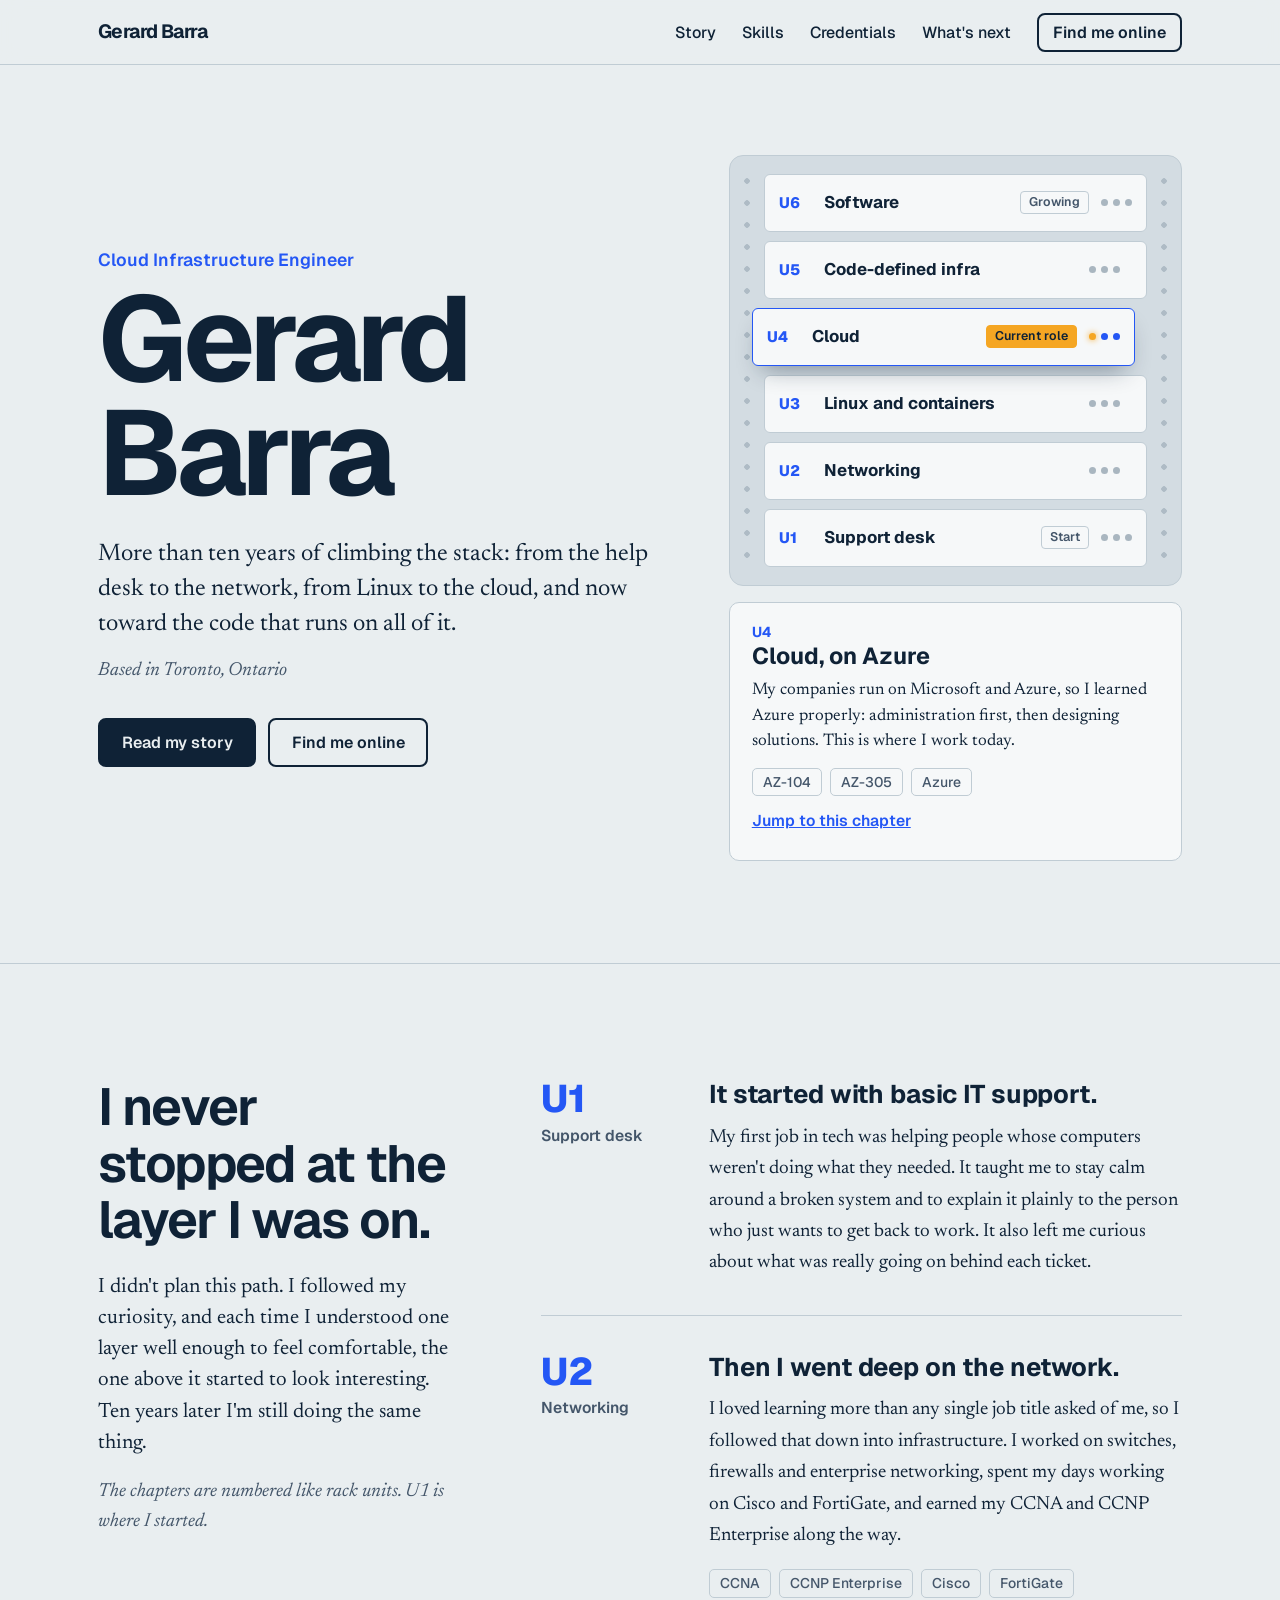
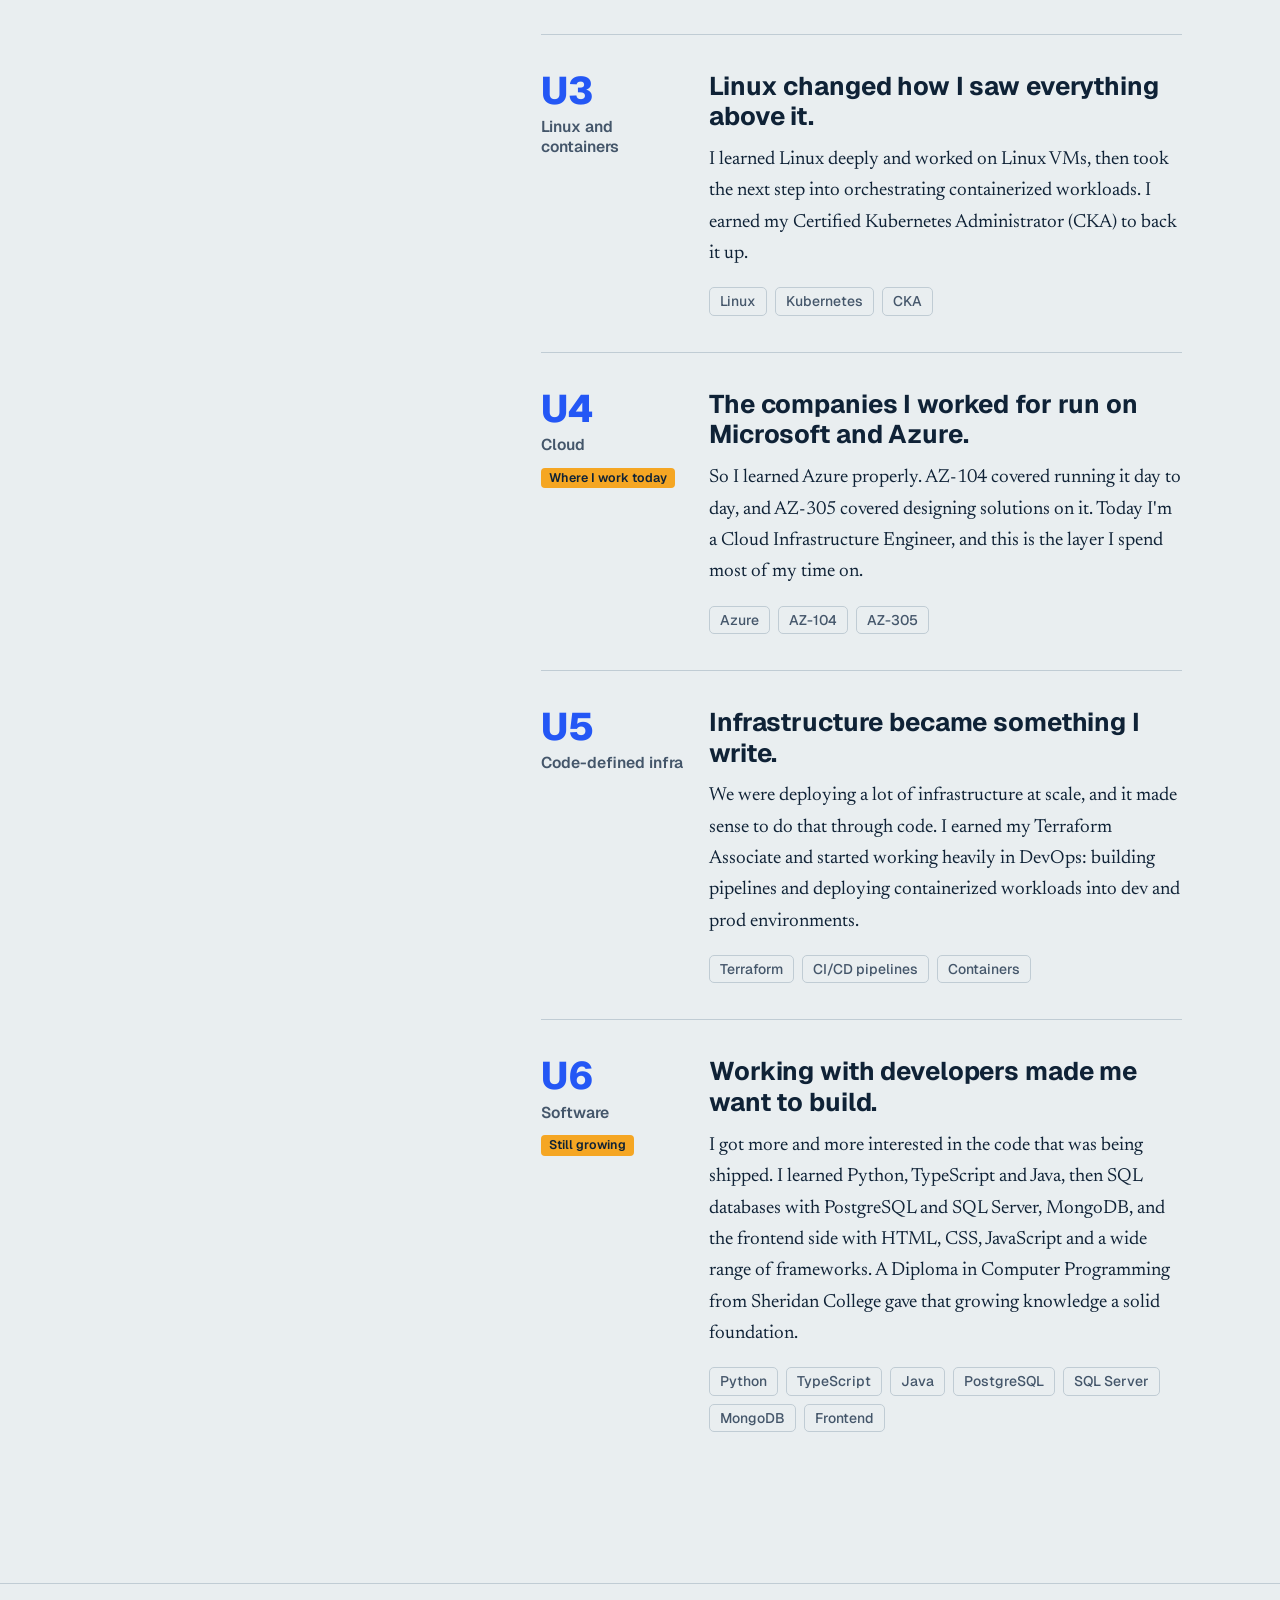
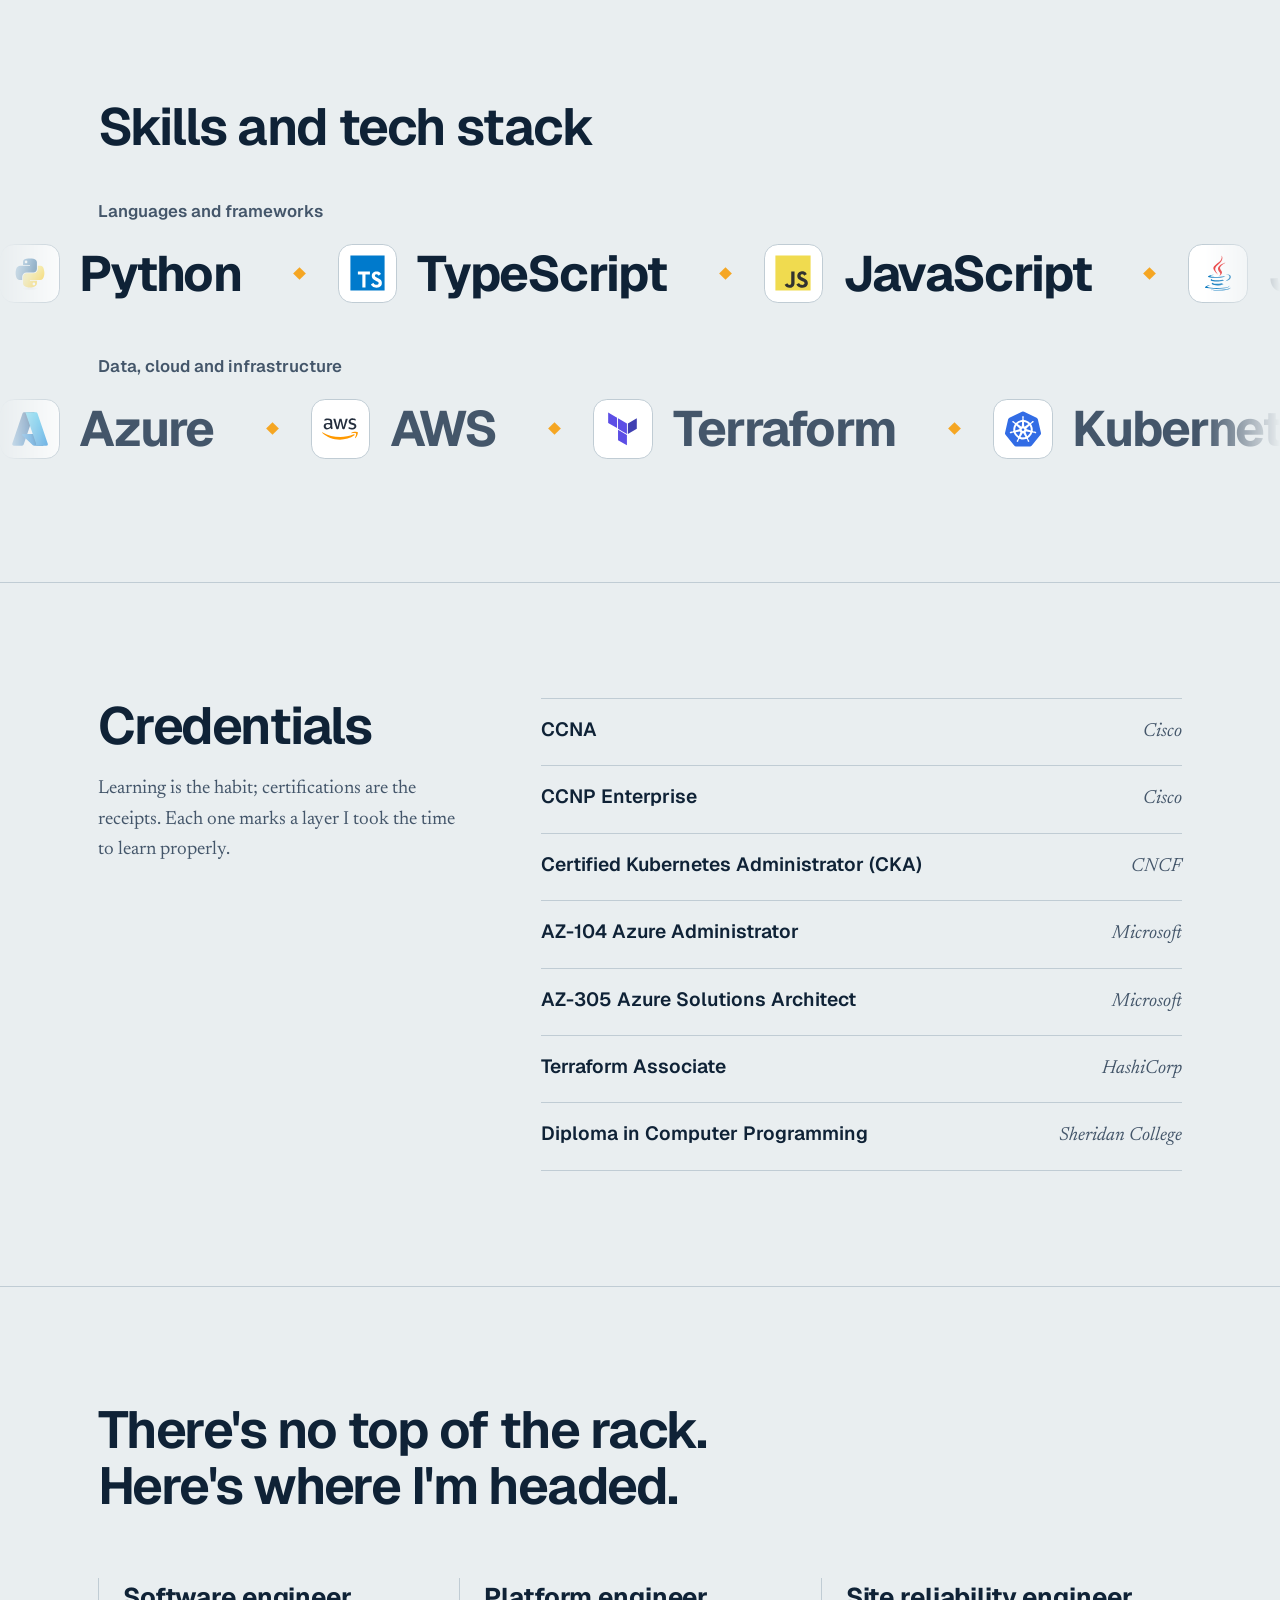
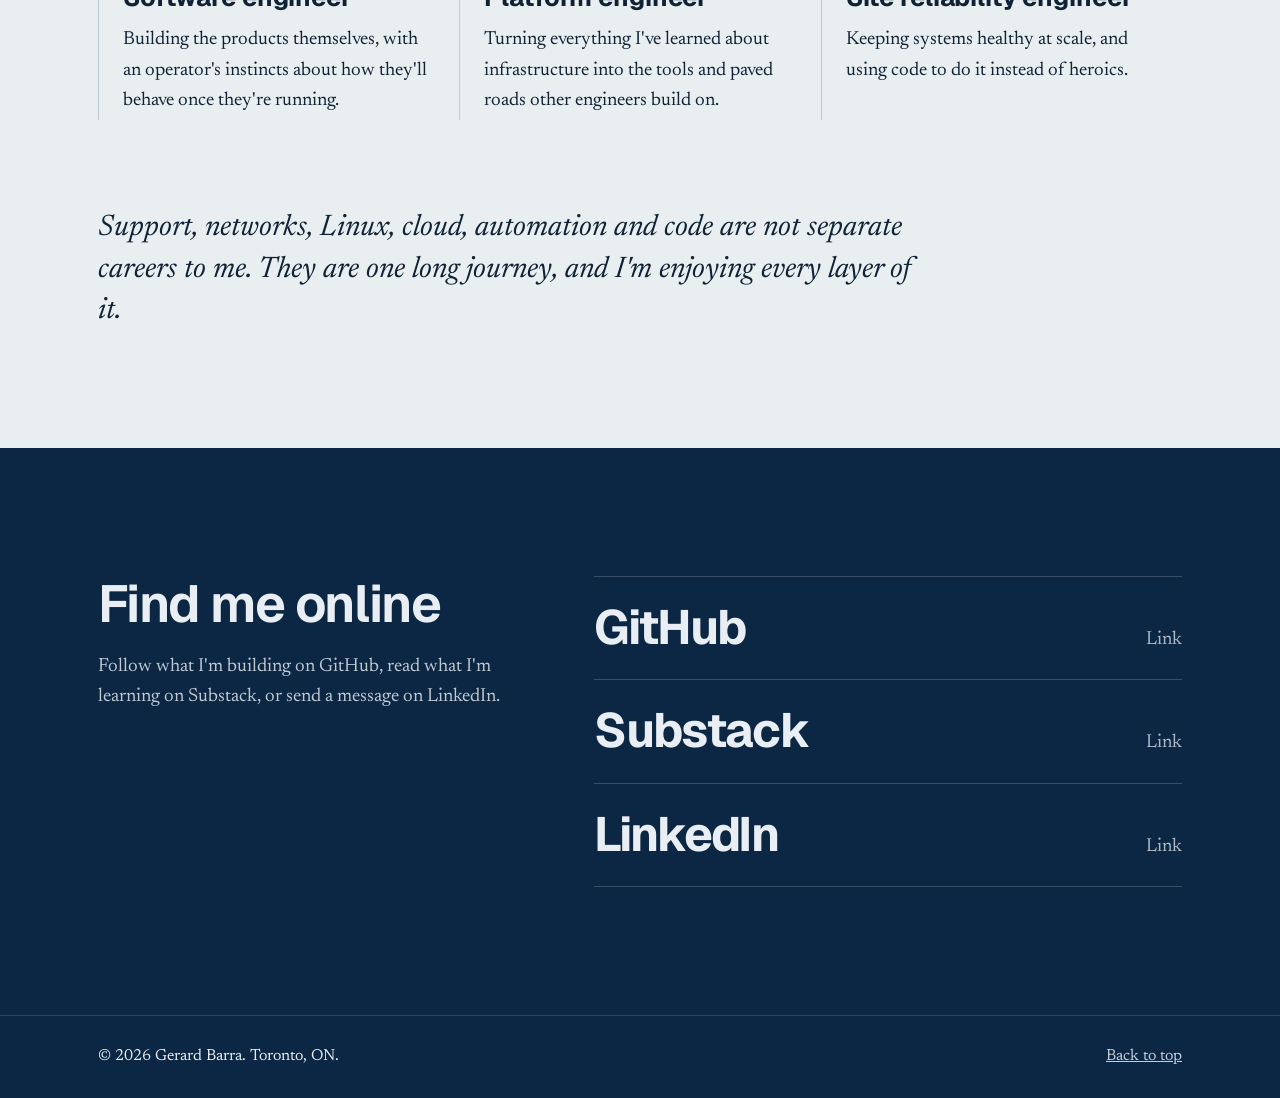
<file: index.html>
<!DOCTYPE html>
<html lang="en">
<head>
  <meta charset="utf-8">
  <meta name="viewport" content="width=device-width, initial-scale=1">

  <title>Gerard Barra | Cloud Infrastructure Engineer</title>
  <meta name="description" content="Gerard Barra is a Cloud Infrastructure Engineer in Toronto, ON. Ten years of climbing the stack, from IT support and enterprise networking to Linux, Kubernetes, Azure, Terraform and software engineering.">
  <meta name="author" content="Gerard Barra">
  <meta name="robots" content="index, follow">
  <meta name="theme-color" content="#e9eef0" media="(prefers-color-scheme: light)">
  <meta name="theme-color" content="#0c1b2c" media="(prefers-color-scheme: dark)">


  <meta property="og:type" content="website">
  <meta property="og:title" content="Gerard Barra | Cloud Infrastructure Engineer">
  <meta property="og:description" content="Ten years climbing the stack, from the help desk to the cloud, and now toward software, platform and reliability engineering.">
  <meta property="og:image" content="https://gerardbarra.vercel.app/images/og-image.png">
  <meta property="og:image:width" content="1200">
  <meta property="og:image:height" content="630">
  <meta name="twitter:card" content="summary_large_image">


  <link rel="icon" href="/images/favicon.svg" type="image/svg+xml">
  <link rel="icon" href="/images/favicon.ico" sizes="48x48">
  <link rel="icon" href="/images/favicon-32.png" type="image/png" sizes="32x32">
  <link rel="apple-touch-icon" href="/images/apple-touch-icon.png">

  <link rel="preconnect" href="https://fonts.googleapis.com">
  <link rel="preconnect" href="https://fonts.gstatic.com" crossorigin>
  <link rel="stylesheet" href="https://fonts.googleapis.com/css2?family=Geist:wght@400..800&family=Newsreader:ital,opsz,wght@0,6..72,400..600;1,6..72,400..500&display=swap">
  <link rel="stylesheet" href="/css/style.css">

  <script type="application/ld+json">
  {
    "@context": "https://schema.org",
    "@type": "Person",
    "name": "Gerard Barra",
    "jobTitle": "Cloud Infrastructure Engineer",
    "address": { "@type": "PostalAddress", "addressLocality": "Toronto", "addressRegion": "ON", "addressCountry": "CA" },
    "alumniOf": { "@type": "CollegeOrUniversity", "name": "Sheridan College" }
  }
  </script>
</head>

<body>
  <a class="skip-link" href="#main">Skip to content</a>

  <header class="site-header" id="top">
    <div class="wrap site-header__inner">
      <a class="wordmark" href="#top">Gerard Barra</a>

      <button class="nav-toggle" type="button" aria-expanded="false" aria-controls="site-nav">
        <span class="nav-toggle__label">Menu</span>
      </button>

      <nav class="site-nav" id="site-nav" aria-label="Primary">
        <a href="#story">Story</a>
        <a href="#skills">Skills</a>
        <a href="#credentials">Credentials</a>
        <a href="#next">What's next</a>
        <a class="site-nav__cta" href="#connect">Find me online</a>
      </nav>
    </div>
  </header>

  <main id="main">

    <!-- ============ HERO ============ -->
    <section class="hero" id="hero" aria-labelledby="hero-title">
      <div class="wrap hero__grid">

        <div class="hero__copy">
          <p class="hero__role">Cloud Infrastructure Engineer</p>
          <h1 class="hero__title" id="hero-title">Gerard Barra</h1>
          <p class="hero__lede">
            More than ten years of climbing the stack: from the help desk to the network, from Linux to the cloud, and now toward the code that runs on all of it.
          </p>
          <p class="hero__place">Based in Toronto, Ontario</p>
          <div class="hero__actions">
            <a class="btn btn--primary" href="#story">Read my story</a>
            <a class="btn btn--ghost" href="#connect">Find me online</a>
          </div>
        </div>

        <!-- The rack: every unit is one stage of the journey. Bottom is where it started. -->
        <div class="hero__rack">
          <div class="rack" role="group" aria-label="My career as a server rack. Select a unit to read about that stage.">
            <ul class="rack__units">
              <li>
                <button class="unit" type="button" aria-pressed="false" aria-controls="readout"
                        data-unit="U6" data-target="u6"
                        data-title="Software engineering"
                        data-text="Working beside developers made me want to write the code myself. Python, TypeScript and Java first, then databases, then the whole frontend side."
                        data-tags="Python, TypeScript, Java, PostgreSQL, SQL Server, MongoDB, HTML, CSS, JavaScript">
                  <span class="unit__id">U6</span>
                  <span class="unit__name">Software</span>
                  <span class="unit__flag">Growing</span>
                  <span class="unit__leds" aria-hidden="true"><i></i><i></i><i></i></span>
                </button>
              </li>
              <li>
                <button class="unit" type="button" aria-pressed="false" aria-controls="readout"
                        data-unit="U5" data-target="u5"
                        data-title="Infrastructure as code and DevOps"
                        data-text="Once we were deploying at scale, clicking through portals stopped making sense. I moved to Terraform and built the pipelines that ship containers to dev and prod."
                        data-tags="Terraform Associate, CI/CD pipelines, Containers, Dev and prod environments">
                  <span class="unit__id">U5</span>
                  <span class="unit__name">Code-defined infra</span>
                  <span class="unit__leds" aria-hidden="true"><i></i><i></i><i></i></span>
                </button>
              </li>
              <li>
                <button class="unit" type="button" aria-pressed="true" aria-controls="readout"
                        data-unit="U4" data-target="u4"
                        data-title="Cloud, on Azure"
                        data-text="My companies run on Microsoft and Azure, so I learned Azure properly: administration first, then designing solutions. This is where I work today."
                        data-tags="AZ-104, AZ-305, Azure">
                  <span class="unit__id">U4</span>
                  <span class="unit__name">Cloud</span>
                  <span class="unit__flag unit__flag--now">Current role</span>
                  <span class="unit__leds" aria-hidden="true"><i></i><i></i><i></i></span>
                </button>
              </li>
              <li>
                <button class="unit" type="button" aria-pressed="false" aria-controls="readout"
                        data-unit="U3" data-target="u3"
                        data-title="Linux and containers"
                        data-text="Learning Linux properly changed how I saw everything above the network. I ran Linux VMs, then moved on to orchestrating containerized workloads."
                        data-tags="Linux, Kubernetes, CKA">
                  <span class="unit__id">U3</span>
                  <span class="unit__name">Linux and containers</span>
                  <span class="unit__leds" aria-hidden="true"><i></i><i></i><i></i></span>
                </button>
              </li>
              <li>
                <button class="unit" type="button" aria-pressed="false" aria-controls="readout"
                        data-unit="U2" data-target="u2"
                        data-title="Enterprise networking"
                        data-text="I went deep on infrastructure because I loved learning it: switches, firewalls and enterprise networks, all on Cisco and FortiGate."
                        data-tags="CCNA, CCNP Enterprise, Cisco, FortiGate">
                  <span class="unit__id">U2</span>
                  <span class="unit__name">Networking</span>
                  <span class="unit__leds" aria-hidden="true"><i></i><i></i><i></i></span>
                </button>
              </li>
              <li>
                <button class="unit" type="button" aria-pressed="false" aria-controls="readout"
                        data-unit="U1" data-target="u1"
                        data-title="IT support"
                        data-text="Where it all began: basic IT support, and the habit of staying calm around a broken system."
                        data-tags="Troubleshooting, Support">
                  <span class="unit__id">U1</span>
                  <span class="unit__name">Support desk</span>
                  <span class="unit__flag">Start</span>
                  <span class="unit__leds" aria-hidden="true"><i></i><i></i><i></i></span>
                </button>
              </li>
            </ul>
          </div>

          <div class="readout" id="readout" aria-live="polite">
            <p class="readout__unit"></p>
            <h2 class="readout__title"></h2>
            <p class="readout__text"></p>
            <ul class="tags readout__tags"></ul>
            <a class="readout__link" href="#u4">Jump to this chapter</a>
          </div>
        </div>

      </div>
    </section>

    <!-- ============ STORY ============ -->
    <section class="section story" id="story" aria-labelledby="story-title">
      <div class="wrap story__grid">

        <div class="story__intro">
          <h2 class="h2" id="story-title">I never stopped at the layer I was on.</h2>
          <p class="story__lede">
            I didn't plan this path. I followed my curiosity, and each time I understood one layer well enough to feel comfortable, the one above it started to look interesting. Ten years later I'm still doing the same thing.
          </p>
          <p class="story__note">
            The chapters are numbered like rack units. U1 is where I started.
          </p>
        </div>

        <ol class="chapters">
          <li class="chapter" id="u1">
            <div class="chapter__meta">
              <span class="chapter__unit">U1</span>
              <span class="chapter__layer">Support desk</span>
            </div>
            <div class="chapter__body">
              <h3 class="h3">It started with basic IT support.</h3>
              <p>
                My first job in tech was helping people whose computers weren't doing what they needed. It taught me to stay calm around a broken system and to explain it plainly to the person who just wants to get back to work. It also left me curious about what was really going on behind each ticket.
              </p>
            </div>
          </li>

          <li class="chapter" id="u2">
            <div class="chapter__meta">
              <span class="chapter__unit">U2</span>
              <span class="chapter__layer">Networking</span>
            </div>
            <div class="chapter__body">
              <h3 class="h3">Then I went deep on the network.</h3>
              <p>
                I loved learning more than any single job title asked of me, so I followed that down into infrastructure. I worked on switches, firewalls and enterprise networking, spent my days working on Cisco and FortiGate, and earned my CCNA and CCNP Enterprise along the way.
              </p>
              <ul class="tags">
                <li>CCNA</li><li>CCNP Enterprise</li><li>Cisco</li><li>FortiGate</li>
              </ul>
            </div>
          </li>

          <li class="chapter" id="u3">
            <div class="chapter__meta">
              <span class="chapter__unit">U3</span>
              <span class="chapter__layer">Linux and containers</span>
            </div>
            <div class="chapter__body">
              <h3 class="h3">Linux changed how I saw everything above it.</h3>
              <p>
                I learned Linux deeply and worked on Linux VMs, then took the next step into orchestrating containerized workloads. I earned my Certified Kubernetes Administrator (CKA) to back it up.
              </p>
              <ul class="tags">
                <li>Linux</li><li>Kubernetes</li><li>CKA</li>
              </ul>
            </div>
          </li>

          <li class="chapter" id="u4">
            <div class="chapter__meta">
              <span class="chapter__unit">U4</span>
              <span class="chapter__layer">Cloud</span>
              <span class="chapter__flag">Where I work today</span>
            </div>
            <div class="chapter__body">
              <h3 class="h3">The companies I worked for run on Microsoft and Azure.</h3>
              <p>
                So I learned Azure properly. AZ-104 covered running it day to day, and AZ-305 covered designing solutions on it. Today I'm a Cloud Infrastructure Engineer, and this is the layer I spend most of my time on.
              </p>
              <ul class="tags">
                <li>Azure</li><li>AZ-104</li><li>AZ-305</li>
              </ul>
            </div>
          </li>

          <li class="chapter" id="u5">
            <div class="chapter__meta">
              <span class="chapter__unit">U5</span>
              <span class="chapter__layer">Code-defined infra</span>
            </div>
            <div class="chapter__body">
              <h3 class="h3">Infrastructure became something I write.</h3>
              <p>
                We were deploying a lot of infrastructure at scale, and it made sense to do that through code. I earned my Terraform Associate and started working heavily in DevOps: building pipelines and deploying containerized workloads into dev and prod environments.
              </p>
              <ul class="tags">
                <li>Terraform</li><li>CI/CD pipelines</li><li>Containers</li>
              </ul>
            </div>
          </li>

          <li class="chapter" id="u6">
            <div class="chapter__meta">
              <span class="chapter__unit">U6</span>
              <span class="chapter__layer">Software</span>
              <span class="chapter__flag">Still growing</span>
            </div>
            <div class="chapter__body">
              <h3 class="h3">Working with developers made me want to build.</h3>
              <p>
                I got more and more interested in the code that was being shipped. I learned Python, TypeScript and Java, then SQL databases with PostgreSQL and SQL Server, MongoDB, and the frontend side with HTML, CSS, JavaScript and a wide range of frameworks. A Diploma in Computer Programming from Sheridan College gave that growing knowledge a solid foundation.
              </p>
              <ul class="tags">
                <li>Python</li><li>TypeScript</li><li>Java</li><li>PostgreSQL</li><li>SQL Server</li><li>MongoDB</li><li>Frontend</li>
              </ul>
            </div>
          </li>
        </ol>

      </div>
    </section>

    <!-- ============ SKILLS ============ -->
    <section class="section skills" id="skills" aria-labelledby="skills-title">
      <div class="wrap">
        <h2 class="h2" id="skills-title">Skills and tech stack</h2>
      </div>

      <div class="skills__row">
        <h3 class="skills__label wrap">Languages and frameworks</h3>
        <div class="marquee" data-marquee>
          <div class="marquee__track">
            <ul class="marquee__set">
              <li><span class="skill-icon"><img src="/images/icons/python.svg" alt="" width="40" height="40" decoding="async"></span>Python</li><li><span class="skill-icon"><img src="/images/icons/typescript.svg" alt="" width="40" height="40" decoding="async"></span>TypeScript</li><li><span class="skill-icon"><img src="/images/icons/javascript.svg" alt="" width="40" height="40" decoding="async"></span>JavaScript</li><li><span class="skill-icon"><img src="/images/icons/java.svg" alt="" width="40" height="40" decoding="async"></span>Java</li><li><span class="skill-icon"><img src="/images/icons/php.svg" alt="" width="40" height="40" decoding="async"></span>PHP</li>
              <li><span class="skill-icon"><img src="/images/icons/react.svg" alt="" width="40" height="40" decoding="async"></span>React</li><li><span class="skill-icon"><img src="/images/icons/nextjs.svg" alt="" width="40" height="40" decoding="async"></span>Next.js</li><li><span class="skill-icon"><img src="/images/icons/nodejs.svg" alt="" width="40" height="40" decoding="async"></span>Node.js</li><li><span class="skill-icon"><img src="/images/icons/django.svg" alt="" width="40" height="40" decoding="async"></span>Django</li><li><span class="skill-icon"><img src="/images/icons/html5.svg" alt="" width="40" height="40" decoding="async"></span>HTML</li><li><span class="skill-icon"><img src="/images/icons/css3.svg" alt="" width="40" height="40" decoding="async"></span>CSS</li>
            </ul>
          </div>
        </div>
      </div>

      <div class="skills__row">
        <h3 class="skills__label wrap">Data, cloud and infrastructure</h3>
        <div class="marquee marquee--reverse" data-marquee>
          <div class="marquee__track">
            <ul class="marquee__set">
              <li><span class="skill-icon"><img src="/images/icons/azure.svg" alt="" width="40" height="40" decoding="async"></span>Azure</li><li><span class="skill-icon"><img src="/images/icons/aws.svg" alt="" width="40" height="40" decoding="async"></span>AWS</li><li><span class="skill-icon"><img src="/images/icons/terraform.svg" alt="" width="40" height="40" decoding="async"></span>Terraform</li><li><span class="skill-icon"><img src="/images/icons/kubernetes.svg" alt="" width="40" height="40" decoding="async"></span>Kubernetes</li><li><span class="skill-icon"><img src="/images/icons/docker.svg" alt="" width="40" height="40" decoding="async"></span>Docker</li><li><span class="skill-icon"><img src="/images/icons/linux.svg" alt="" width="40" height="40" decoding="async"></span>Linux</li><li><span class="skill-icon"><img src="/images/icons/cicd.svg" alt="" width="40" height="40" decoding="async"></span>CI/CD pipelines</li>
              <li><span class="skill-icon"><img src="/images/icons/postgresql.svg" alt="" width="40" height="40" decoding="async"></span>PostgreSQL</li><li><span class="skill-icon"><img src="/images/icons/sqlserver.svg" alt="" width="40" height="40" decoding="async"></span>SQL Server</li><li><span class="skill-icon"><img src="/images/icons/mysql.svg" alt="" width="40" height="40" decoding="async"></span>MySQL</li><li><span class="skill-icon"><img src="/images/icons/mongodb.svg" alt="" width="40" height="40" decoding="async"></span>MongoDB</li><li><span class="skill-icon"><img src="/images/icons/git.svg" alt="" width="40" height="40" decoding="async"></span>Git</li><li><span class="skill-icon"><img src="/images/icons/cisco.svg" alt="" width="40" height="40" decoding="async"></span>Cisco</li><li><span class="skill-icon"><img src="/images/icons/fortigate.svg" alt="" width="40" height="40" decoding="async"></span>FortiGate</li>
            </ul>
          </div>
        </div>
      </div>
    </section>

    <!-- ============ CREDENTIALS ============ -->
    <section class="section credentials" id="credentials" aria-labelledby="cred-title">
      <div class="wrap credentials__grid">
        <div class="credentials__intro">
          <h2 class="h2" id="cred-title">Credentials</h2>
          <p>Learning is the habit; certifications are the receipts. Each one marks a layer I took the time to learn properly.</p>
        </div>

        <ul class="cred-list">
          <li><span class="cred-list__name">CCNA</span><span class="cred-list__issuer">Cisco</span></li>
          <li><span class="cred-list__name">CCNP Enterprise</span><span class="cred-list__issuer">Cisco</span></li>
          <li><span class="cred-list__name">Certified Kubernetes Administrator (CKA)</span><span class="cred-list__issuer">CNCF</span></li>
          <li><span class="cred-list__name">AZ-104 Azure Administrator</span><span class="cred-list__issuer">Microsoft</span></li>
          <li><span class="cred-list__name">AZ-305 Azure Solutions Architect</span><span class="cred-list__issuer">Microsoft</span></li>
          <li><span class="cred-list__name">Terraform Associate</span><span class="cred-list__issuer">HashiCorp</span></li>
          <li><span class="cred-list__name">Diploma in Computer Programming</span><span class="cred-list__issuer">Sheridan College</span></li>
        </ul>
      </div>
    </section>

    <!-- ============ WHAT'S NEXT ============ -->
    <section class="section next" id="next" aria-labelledby="next-title">
      <div class="wrap">
        <h2 class="h2 next__title" id="next-title">There's no top of the rack. Here's where I'm headed.</h2>

        <div class="next__grid">
          <article class="next__item">
            <h3 class="h3">Software engineer</h3>
            <p>Building the products themselves, with an operator's instincts about how they'll behave once they're running.</p>
          </article>
          <article class="next__item">
            <h3 class="h3">Platform engineer</h3>
            <p>Turning everything I've learned about infrastructure into the tools and paved roads other engineers build on.</p>
          </article>
          <article class="next__item">
            <h3 class="h3">Site reliability engineer</h3>
            <p>Keeping systems healthy at scale, and using code to do it instead of heroics.</p>
          </article>
        </div>

        <p class="next__close">
          Support, networks, Linux, cloud, automation and code are not separate careers to me. They are one long journey, and I'm enjoying every layer of it.
        </p>
      </div>
    </section>

    <!-- ============ CONNECT ============ -->
    <section class="connect" id="connect" aria-labelledby="connect-title">
      <div class="wrap connect__grid">
        <div class="connect__intro">
          <h2 class="h2" id="connect-title">Find me online</h2>
          <p>Follow what I'm building on GitHub, read what I'm learning on Substack, or send a message on LinkedIn.</p>
        </div>

        <ul class="link-list">
          <li>
            <a class="link-row" href="https://github.com/gerard1884" target="_blank" rel="noopener noreferrer me">
              <span class="link-row__name">GitHub</span>
              <span class="link-row__handle">Link</span>
            </a>
          </li>
          <li>
            <a class="link-row" href="https://gixrard.substack.com/" target="_blank" rel="noopener noreferrer me">
              <span class="link-row__name">Substack</span>
              <span class="link-row__handle">Link</span>
            </a>
          </li>
          <li>
            <a class="link-row" href="https://www.linkedin.com/in/gerard-0a08b9217/" target="_blank" rel="noopener noreferrer me">
              <span class="link-row__name">LinkedIn</span>
              <span class="link-row__handle">Link</span>
            </a>
          </li>
        </ul>
      </div>
    </section>

  </main>

  <footer class="site-footer">
    <div class="wrap site-footer__inner">
      <p>&copy; <span data-year>2026</span> Gerard Barra. Toronto, ON.</p>
      <a href="#top">Back to top</a>
    </div>
  </footer>

  <script src="/js/main.js" defer></script>
</body>
</html>
</file>
<file: css/style.css>
/* ==========================================================================
   Alex Bony: portfolio
   Concept: a career read as a server rack. Each unit is one layer of the stack.
   ========================================================================== */

/* ---------- Tokens ---------- */
:root {
  --paper: #e9eef0;        /* page */
  --panel: #f6f8f9;        /* raised surfaces */
  --rack: #d3dce2;         /* rack frame */
  --rack-hole: #aebbc5;
  --ink: #0f2236;          /* text */
  --ink-soft: #44566a;     /* secondary text */
  --rule: #c0ccd4;         /* hairlines */
  --blue: #2457f5;         /* links, unit numbers */
  --amber: #f5a623;        /* "you are here" signal */
  --deep: #0c2744;         /* connect + footer */
  --deep-ink: #e8eef3;
  --led-off: #a9b6c0;

  --sans: "Geist", "Helvetica Neue", Arial, system-ui, sans-serif;
  --serif: "Newsreader", Georgia, "Times New Roman", serif;

  --wrap: 1180px;
  --gutter: clamp(20px, 5vw, 48px);
  --header-h: 64px;
}

@media (prefers-color-scheme: dark) {
  :root {
    --paper: #0c1b2c;
    --panel: #12263b;
    --rack: #0a1624;
    --rack-hole: #29415a;
    --ink: #e6edf3;
    --ink-soft: #9fb1c2;
    --rule: #27405a;
    --blue: #7da2ff;
    --deep: #071423;
    --led-off: #34506b;
  }
}

/* ---------- Base ---------- */
*, *::before, *::after { box-sizing: border-box; }

html {
  scroll-padding-top: calc(var(--header-h) + 16px);
  -webkit-text-size-adjust: 100%;
}
@media (prefers-reduced-motion: no-preference) {
  html { scroll-behavior: smooth; }
}

body {
  margin: 0;
  background: var(--paper);
  color: var(--ink);
  font-family: var(--serif);
  font-size: 1.1875rem;
  line-height: 1.6;
  -webkit-font-smoothing: antialiased;
  text-rendering: optimizeLegibility;
}

img, svg { max-width: 100%; display: block; }
a { color: inherit; }
ul, ol { margin: 0; padding: 0; list-style: none; }
p { margin: 0; }
h1, h2, h3 { margin: 0; font-family: var(--sans); }

:focus-visible {
  outline: 3px solid var(--blue);
  outline-offset: 3px;
  border-radius: 4px;
}

.wrap {
  width: 100%;
  max-width: var(--wrap);
  margin-inline: auto;
  padding-inline: var(--gutter);
}

.skip-link {
  position: absolute;
  left: 12px;
  top: -64px;
  z-index: 100;
  padding: 10px 16px;
  background: var(--ink);
  color: var(--paper);
  font: 600 1rem var(--sans);
  border-radius: 8px;
  text-decoration: none;
}
.skip-link:focus { top: 12px; }

/* ---------- Type ---------- */
.h2 {
  font-size: clamp(2rem, 4.2vw, 3.25rem);
  font-weight: 650;
  line-height: 1.08;
  letter-spacing: -0.03em;
  text-wrap: balance;
}
.h3 {
  font-size: clamp(1.3rem, 2.2vw, 1.6rem);
  font-weight: 700;
  line-height: 1.2;
  letter-spacing: -0.005em;
}

/* ---------- Buttons ---------- */
.btn {
  display: inline-block;
  padding: 0.8rem 1.35rem;
  font: 600 1rem/1.2 var(--sans);
  text-decoration: none;
  border: 2px solid var(--ink);
  border-radius: 8px;
  transition: background-color 0.2s, color 0.2s, border-color 0.2s;
}
.btn--primary { background: var(--ink); color: var(--paper); }
.btn--primary:hover { background: var(--blue); border-color: var(--blue); color: #fff; }
.btn--ghost { background: transparent; color: var(--ink); }
.btn--ghost:hover { background: var(--ink); color: var(--paper); }

/* ---------- Tags ---------- */
.tags {
  display: flex;
  flex-wrap: wrap;
  gap: 8px;
  margin-top: 18px;
}
.tags li {
  padding: 2px 10px;
  font: 500 0.875rem/1.6 var(--sans);
  color: var(--ink-soft);
  border: 1px solid var(--rule);
  border-radius: 5px;
}

/* ---------- Header ---------- */
.site-header {
  position: sticky;
  top: 0;
  z-index: 50;
  background: color-mix(in srgb, var(--paper) 88%, transparent);
  -webkit-backdrop-filter: blur(10px);
  backdrop-filter: blur(10px);
  border-bottom: 1px solid var(--rule);
}
.site-header__inner {
  display: flex;
  align-items: center;
  justify-content: space-between;
  flex-wrap: wrap;
  gap: 8px 24px;
  min-height: var(--header-h);
}
.wordmark {
  font: 700 1.2rem/1 var(--sans);
  letter-spacing: -0.03em;
  text-decoration: none;
}
.site-nav {
  display: flex;
  flex-wrap: wrap;
  align-items: center;
  gap: 6px 26px;
  font: 500 1rem var(--sans);
}
.site-nav a { text-decoration: none; padding-block: 6px; }
.site-nav a:not(.site-nav__cta) {
  background: linear-gradient(currentColor, currentColor) left bottom / 0 2px no-repeat;
  transition: background-size 0.25s;
}
.site-nav a:not(.site-nav__cta):hover { background-size: 100% 2px; }
.site-nav__cta {
  padding: 7px 14px !important;
  border: 2px solid var(--ink);
  border-radius: 8px;
  font-weight: 600;
  transition: background-color 0.2s, color 0.2s;
}
.site-nav__cta:hover { background: var(--ink); color: var(--paper); }

.nav-toggle { display: none; }

@media (max-width: 760px) {
  .js .nav-toggle {
    display: inline-block;
    padding: 8px 14px;
    font: 600 0.95rem var(--sans);
    color: var(--ink);
    background: transparent;
    border: 2px solid var(--ink);
    border-radius: 8px;
    cursor: pointer;
  }
  .js .site-nav {
    display: none;
    width: 100%;
    flex-direction: column;
    align-items: flex-start;
    gap: 4px;
    padding-bottom: 16px;
  }
  .js .site-nav.is-open { display: flex; }
  .js .site-nav a { font-size: 1.1rem; }
}

/* ---------- Hero ---------- */
.hero {
  padding-block: clamp(40px, 7vw, 96px) clamp(56px, 8vw, 112px);
}
.hero__grid {
  display: grid;
  grid-template-columns: minmax(0, 1.1fr) minmax(0, 0.9fr);
  gap: clamp(36px, 6vw, 88px);
  align-items: center;
}
.hero__role {
  font: 600 1.1rem var(--sans);
  color: var(--blue);
  margin-bottom: 10px;
}
.hero__title {
  font-size: clamp(3.75rem, 10vw, 7.5rem);
  font-weight: 700;
  line-height: 0.95;
  letter-spacing: -0.045em;
}
.hero__lede {
  max-width: 30em;
  margin-top: 28px;
  font-size: clamp(1.25rem, 2vw, 1.5rem);
  line-height: 1.45;
}
.hero__place {
  margin-top: 14px;
  font-style: italic;
  color: var(--ink-soft);
}
.hero__actions {
  display: flex;
  flex-wrap: wrap;
  gap: 12px;
  margin-top: 32px;
}

@media (max-width: 900px) {
  .hero__grid { grid-template-columns: minmax(0, 1fr); }
  .hero__rack { max-width: 520px; }
}

/* ---------- Rack ---------- */
.rack {
  position: relative;
  padding: 18px 34px;
  background: var(--rack);
  border: 1px solid var(--rule);
  border-radius: 14px;
}
/* mounting rails with screw holes */
.rack::before,
.rack::after {
  content: "";
  position: absolute;
  top: 14px;
  bottom: 14px;
  width: 12px;
  background-image: radial-gradient(circle, var(--rack-hole) 2.5px, transparent 3px);
  background-size: 12px 22px;
  background-repeat: repeat-y;
}
.rack::before { left: 11px; }
.rack::after { right: 11px; }

.rack__units { display: grid; gap: 9px; }

.unit {
  display: grid;
  grid-template-columns: 2.1rem minmax(0, 1fr) auto auto;
  align-items: center;
  gap: 12px;
  width: 100%;
  height: 58px;
  padding: 0 14px;
  font: inherit;
  color: var(--ink);
  text-align: left;
  background: var(--panel);
  border: 1px solid var(--rule);
  border-radius: 6px;
  cursor: pointer;
  transition: transform 0.25s cubic-bezier(0.2, 0.8, 0.2, 1),
              box-shadow 0.25s, border-color 0.2s;
}
.unit:hover { border-color: var(--blue); }
.unit[aria-pressed="true"] {
  transform: translateX(-12px);
  border-color: var(--blue);
  box-shadow: 0 12px 24px -10px rgba(15, 34, 54, 0.45);
}
.unit__id {
  font: 800 0.95rem var(--sans);
  color: var(--blue);
}
.unit__name {
  font: 700 1.05rem/1.15 var(--sans);
}
.unit__flag {
  padding: 1px 8px;
  font: 600 0.78rem/1.5 var(--sans);
  color: var(--ink-soft);
  border: 1px solid var(--rule);
  border-radius: 4px;
  white-space: nowrap;
}
.unit__flag--now {
  color: #0f2236;
  background: var(--amber);
  border-color: var(--amber);
}
.unit__leds { display: flex; gap: 5px; }
.unit__leds i {
  width: 7px;
  height: 7px;
  border-radius: 50%;
  background: var(--led-off);
}
.unit[aria-pressed="true"] .unit__leds i:nth-child(1) {
  background: var(--amber);
  box-shadow: 0 0 6px var(--amber);
}
.unit[aria-pressed="true"] .unit__leds i:nth-child(2),
.unit[aria-pressed="true"] .unit__leds i:nth-child(3) {
  background: var(--blue);
}

/* One page-load moment: the rack fills from the bottom up, like a build-out. */
@media (prefers-reduced-motion: no-preference) {
  .rack__units li:nth-child(6) .unit { --d: 0ms; }
  .rack__units li:nth-child(5) .unit { --d: 90ms; }
  .rack__units li:nth-child(4) .unit { --d: 180ms; }
  .rack__units li:nth-child(3) .unit { --d: 270ms; }
  .rack__units li:nth-child(2) .unit { --d: 360ms; }
  .rack__units li:nth-child(1) .unit { --d: 450ms; }

  .unit {
    animation: rack-in 0.7s cubic-bezier(0.2, 0.8, 0.2, 1) var(--d, 0ms) backwards;
  }
  .unit[aria-pressed="true"] .unit__leds i:nth-child(1) {
    animation: led 2.4s ease-in-out infinite;
  }
}
@keyframes rack-in {
  from { opacity: 0; transform: translateX(56px); }
}
@keyframes led {
  50% { opacity: 0.35; }
}

/* ---------- Readout (detail panel under the rack) ---------- */
.readout {
  margin-top: 16px;
  padding: 20px 22px 22px;
  min-height: 13.5rem;
  background: var(--panel);
  border: 1px solid var(--rule);
  border-radius: 10px;
}
.readout__unit {
  font: 700 0.9rem var(--sans);
  color: var(--blue);
}
.readout__title {
  margin-top: 2px;
  font-size: 1.45rem;
  font-weight: 700;
  line-height: 1.2;
}
.readout__text {
  margin-top: 8px;
  font-size: 1.05rem;
  line-height: 1.5;
}
.readout__tags { margin-top: 14px; }
.readout__link {
  display: inline-block;
  margin-top: 14px;
  font: 600 0.98rem var(--sans);
  color: var(--blue);
}

/* ---------- Sections ---------- */
.section {
  padding-block: clamp(64px, 9vw, 128px);
  border-top: 1px solid var(--rule);
}

/* ---------- Story ---------- */
.story__grid {
  display: grid;
  grid-template-columns: minmax(0, 4fr) minmax(0, 7fr);
  gap: clamp(32px, 6vw, 96px);
  align-items: start;
}
.story__intro {
  position: sticky;
  top: calc(var(--header-h) + 32px);
}
.story__lede {
  margin-top: 24px;
  font-size: 1.3rem;
  line-height: 1.5;
}
.story__note {
  margin-top: 18px;
  font-style: italic;
  color: var(--ink-soft);
}

.chapter {
  display: grid;
  grid-template-columns: 9rem minmax(0, 1fr);
  gap: 24px;
  padding-block: 36px;
  border-top: 1px solid var(--rule);
  scroll-margin-top: calc(var(--header-h) + 8px);
}
.chapter:first-child { padding-top: 0; border-top: 0; }
.chapter:target {
  background: color-mix(in srgb, var(--amber) 16%, transparent);
  box-shadow: -16px 0 0 color-mix(in srgb, var(--amber) 16%, transparent),
              16px 0 0 color-mix(in srgb, var(--amber) 16%, transparent);
}
.chapter__meta { display: flex; flex-direction: column; align-items: flex-start; gap: 2px; }
.chapter__unit {
  font: 800 2.4rem/1 var(--sans);
  color: var(--blue);
}
.chapter__layer {
  margin-top: 6px;
  font: 600 0.98rem/1.3 var(--sans);
  color: var(--ink-soft);
}
.chapter__flag {
  margin-top: 10px;
  padding: 1px 8px;
  font: 600 0.78rem/1.5 var(--sans);
  color: #0f2236;
  background: var(--amber);
  border-radius: 4px;
}
.chapter__body p {
  margin-top: 12px;
  max-width: 34em;
  line-height: 1.65;
}

@media (max-width: 900px) {
  .story__grid { grid-template-columns: minmax(0, 1fr); }
  .story__intro { position: static; }
}
@media (max-width: 560px) {
  .chapter { grid-template-columns: minmax(0, 1fr); gap: 12px; }
  .chapter__meta { flex-direction: row; align-items: baseline; flex-wrap: wrap; gap: 4px 12px; }
  .chapter__layer, .chapter__flag { margin-top: 0; }
}

/* ---------- Skills (marquee) ---------- */
.skills .h2 { margin-bottom: 8px; }
.skills__row { margin-top: 44px; }
.skills__label {
  margin-bottom: 14px;
  font: 600 1.05rem var(--sans);
  color: var(--ink-soft);
}

.marquee { overflow-x: auto; padding-block: 8px; }
.marquee__track { display: flex; width: max-content; }
.marquee__set {
  display: flex;
  align-items: center;
  flex-shrink: 0;
}
.marquee__set li {
  display: flex;
  align-items: center;
  font: 700 clamp(1.9rem, 4.4vw, 3.1rem)/1.2 var(--sans);
  letter-spacing: -0.035em;
  white-space: nowrap;
}
.marquee__set li::after {
  content: "";
  width: 9px;
  height: 9px;
  margin-inline: clamp(20px, 3vw, 34px);
  background: var(--amber);
  transform: rotate(45deg);
}
.marquee--reverse .marquee__set li { color: var(--ink-soft); }

/* Icon tile: always light, so dark logos stay visible in dark mode */
.marquee__set li { gap: 0.4em; }
.skill-icon {
  flex: none;
  display: grid;
  place-items: center;
  width: 1.2em;
  height: 1.2em;
  padding: 0.22em;
  background: #fff;
  border: 1px solid var(--rule);
  border-radius: 0.28em;
}
.skill-icon img { width: 100%; height: 100%; object-fit: contain; }

/* No JavaScript, or reduced motion: show everything wrapped, no movement. */
.marquee:not(.is-live) { padding-inline: var(--gutter); }
.marquee:not(.is-live) .marquee__track { width: auto; }
.marquee:not(.is-live) .marquee__set { flex-wrap: wrap; row-gap: 4px; }
.marquee:not(.is-live) .marquee__set[aria-hidden="true"] { display: none; }

.marquee.is-live {
  overflow: hidden;
  -webkit-mask-image: linear-gradient(90deg, transparent, #000 6%, #000 94%, transparent);
  mask-image: linear-gradient(90deg, transparent, #000 6%, #000 94%, transparent);
}
.marquee.is-live .marquee__track { animation: marquee 55s linear infinite; }
.marquee.is-live.marquee--reverse .marquee__track { animation-direction: reverse; }
.marquee.is-live:hover .marquee__track { animation-play-state: paused; }

@keyframes marquee {
  to { transform: translateX(-50%); }
}
@media (prefers-reduced-motion: reduce) {
  .marquee.is-live .marquee__track { animation: none; }
}

/* ---------- Credentials ---------- */
.credentials__grid {
  display: grid;
  grid-template-columns: minmax(0, 4fr) minmax(0, 7fr);
  gap: clamp(32px, 6vw, 96px);
  align-items: start;
}
.credentials__intro p {
  margin-top: 20px;
  max-width: 24em;
  color: var(--ink-soft);
}
.cred-list { border-bottom: 1px solid var(--rule); }
.cred-list li {
  display: flex;
  flex-wrap: wrap;
  align-items: baseline;
  justify-content: space-between;
  gap: 4px 24px;
  padding-block: 18px;
  border-top: 1px solid var(--rule);
}
.cred-list__name { font: 600 1.2rem/1.3 var(--sans); }
.cred-list__issuer { font-style: italic; color: var(--ink-soft); }

@media (max-width: 900px) {
  .credentials__grid { grid-template-columns: minmax(0, 1fr); }
}

/* ---------- What's next ---------- */
.next__title { max-width: 20ch; }
.next__grid {
  display: grid;
  grid-template-columns: repeat(3, minmax(0, 1fr));
  gap: 0;
  margin-top: clamp(36px, 5vw, 64px);
}
.next__item {
  padding: 4px 28px 4px 24px;
  border-left: 1px solid var(--rule);
}
.next__item p { margin-top: 12px; }
.next__close {
  max-width: 28em;
  margin-top: clamp(48px, 7vw, 88px);
  font-size: clamp(1.4rem, 2.6vw, 1.85rem);
  font-style: italic;
  line-height: 1.4;
}

@media (max-width: 820px) {
  .next__grid { grid-template-columns: minmax(0, 1fr); gap: 32px; }
}

/* ---------- Connect ---------- */
.connect {
  padding-block: clamp(72px, 10vw, 140px);
  background: var(--deep);
  color: var(--deep-ink);
}
.connect :focus-visible { outline-color: var(--amber); }
.connect__grid {
  display: grid;
  grid-template-columns: minmax(0, 5fr) minmax(0, 7fr);
  gap: clamp(32px, 6vw, 96px);
  align-items: start;
}
.connect__intro p { margin-top: 20px; max-width: 22em; opacity: 0.82; }

.link-list { border-bottom: 1px solid rgba(232, 238, 243, 0.2); }
.link-row {
  display: flex;
  flex-wrap: wrap;
  align-items: baseline;
  justify-content: space-between;
  gap: 4px 24px;
  padding: 24px 0;
  text-decoration: none;
  border-top: 1px solid rgba(232, 238, 243, 0.2);
}
.link-row__name {
  font: 700 clamp(1.9rem, 4.4vw, 3rem)/1.1 var(--sans);
  letter-spacing: -0.035em;
  transition: color 0.2s, transform 0.25s cubic-bezier(0.2, 0.8, 0.2, 1);
}
.link-row__handle { opacity: 0.75; overflow-wrap: anywhere; }
.link-row:hover .link-row__name,
.link-row:focus-visible .link-row__name {
  color: var(--amber);
  transform: translateX(8px);
}

@media (max-width: 900px) {
  .connect__grid { grid-template-columns: minmax(0, 1fr); }
}

/* ---------- Footer ---------- */
.site-footer {
  padding-block: 28px;
  background: var(--deep);
  color: var(--deep-ink);
  border-top: 1px solid rgba(232, 238, 243, 0.14);
  font-size: 1rem;
}
.site-footer__inner {
  display: flex;
  flex-wrap: wrap;
  align-items: center;
  justify-content: space-between;
  gap: 8px 24px;
}
.site-footer :focus-visible { outline-color: var(--amber); }
.site-footer a { opacity: 0.85; }
.site-footer a:hover { opacity: 1; }
</file>
